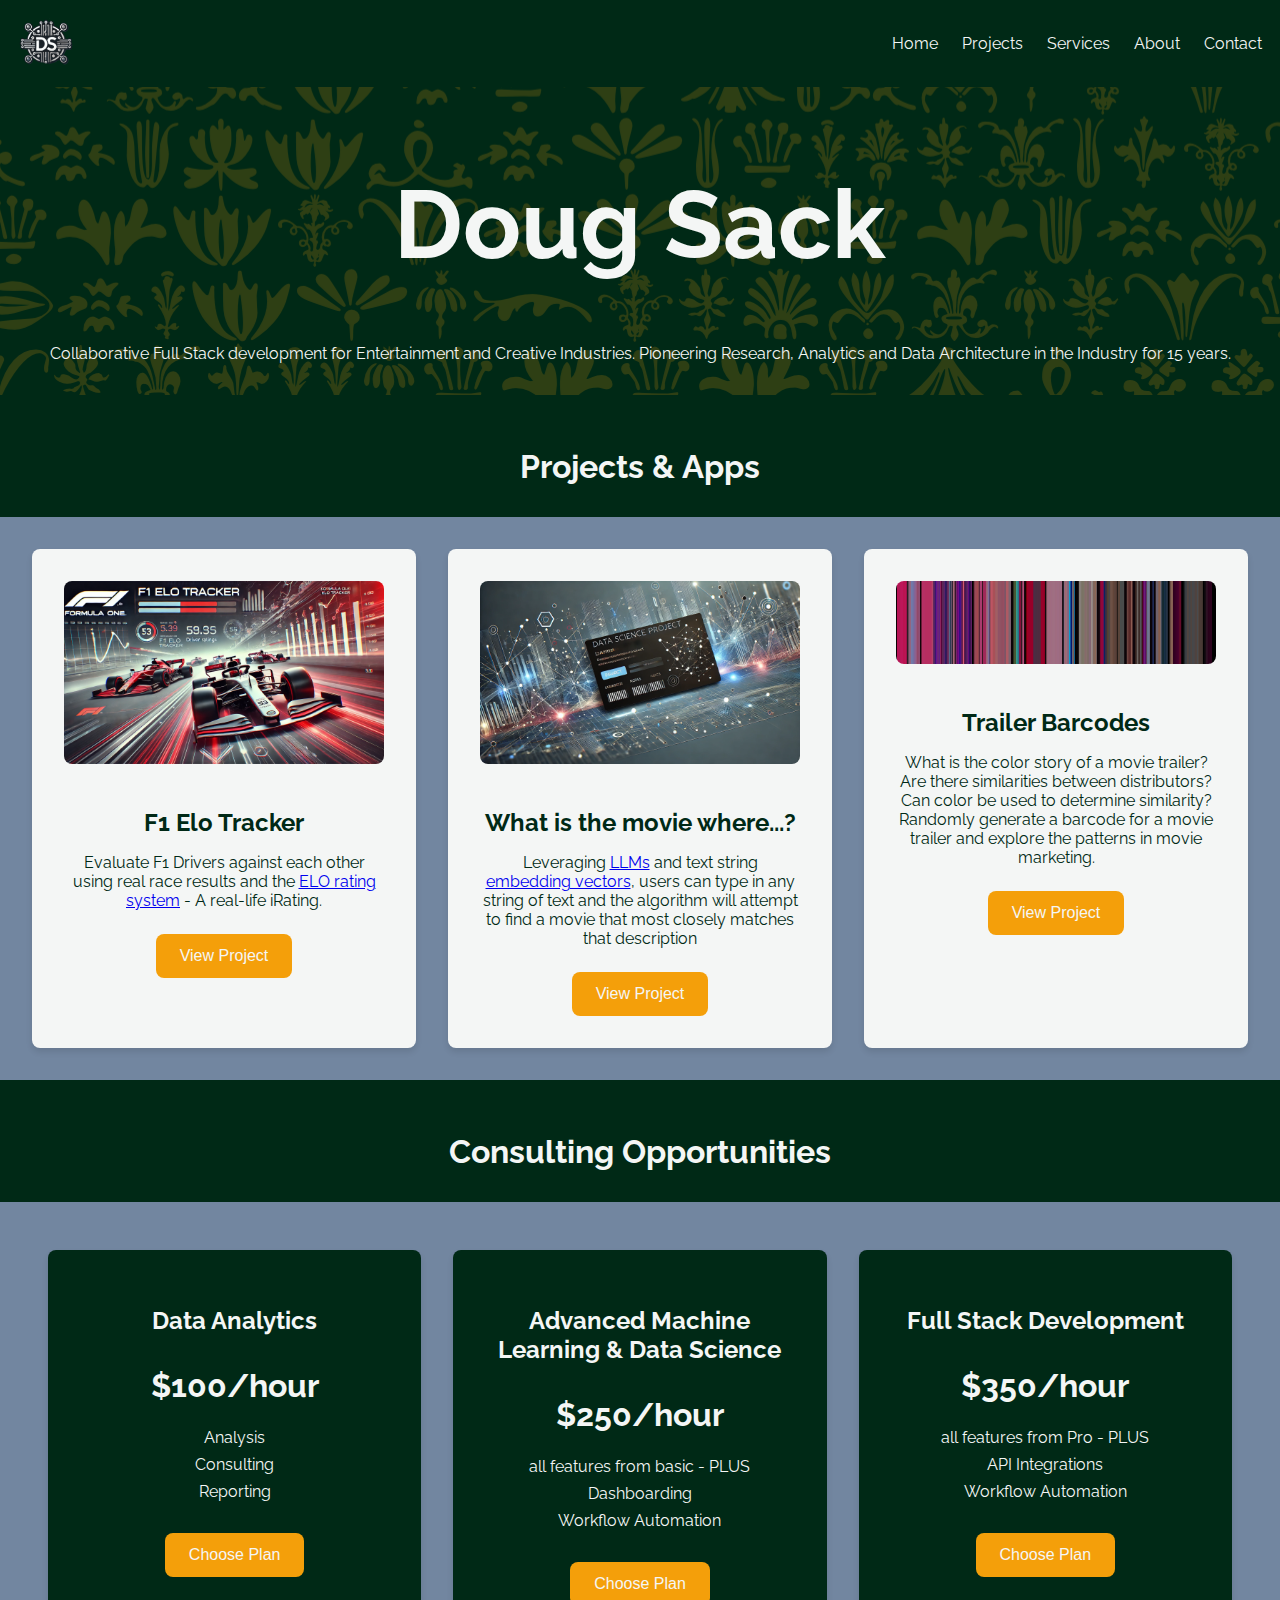
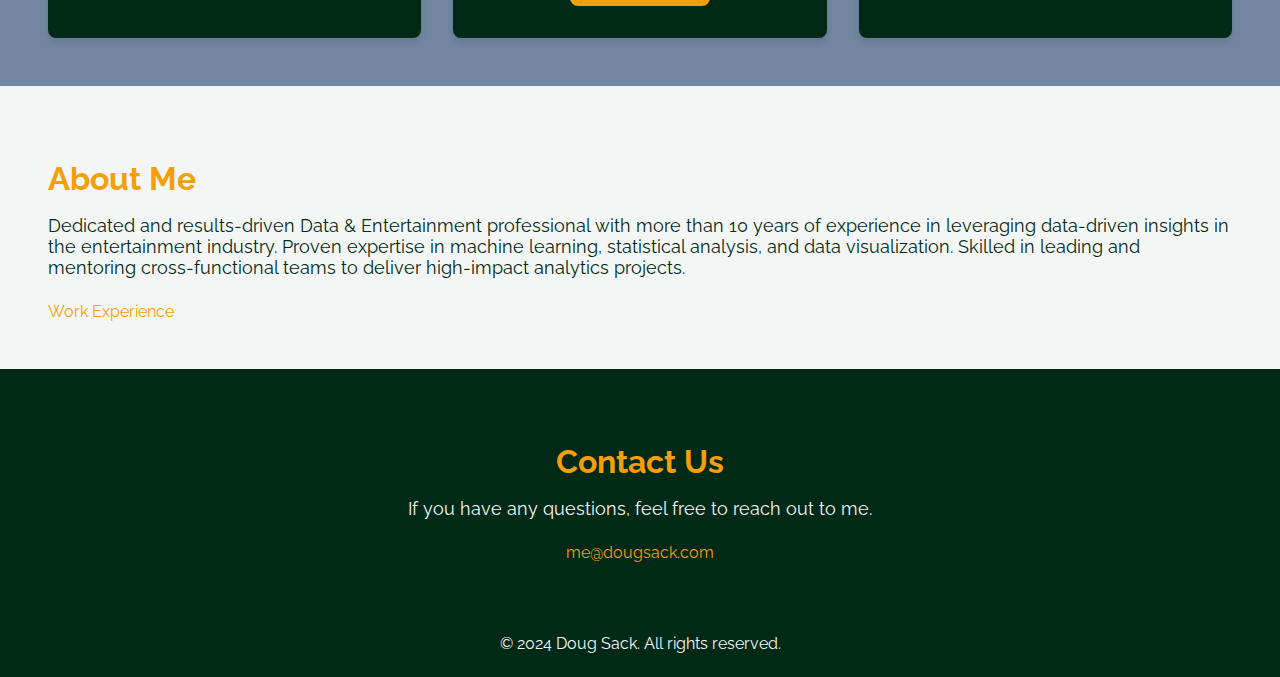
<file: index.html>
<!DOCTYPE html>
<html lang="en">
<head>
    <!-- Google tag (gtag.js) -->
    <script async src="https://www.googletagmanager.com/gtag/js?id=G-K8SL6FWNMR"></script>
    <script>
      window.dataLayer = window.dataLayer || [];
      function gtag(){dataLayer.push(arguments);}
      gtag('js', new Date());

      gtag('config', 'G-K8SL6FWNMR');
    </script>
    <meta charset="UTF-8">
    <meta name="viewport" content="width=device-width, initial-scale=1.0">
    <title>dougsack.com</title>
    <link rel="stylesheet" href="styles.css">
    <link rel="preconnect" href="https://fonts.googleapis.com">
    <link rel="preconnect" href="https://fonts.gstatic.com" crossorigin>
    <link href="https://fonts.googleapis.com/css2?family=Archivo:ital,wght@0,100..900;1,100..900&family=Comfortaa:wght@300..700&family=Raleway:ital,wght@0,100..900;1,100..900&family=Syne:wght@400..800&display=swap" rel="stylesheet">
</head>
<body>
    <header>
        <nav>
            <div class="logo">
                <img src="images/logo.png" alt="DS Logo">
            </div>
            <ul>
                <li><a href="#home">Home</a></li>
                <li><a href="#features">Projects</a></li>
                <li><a href="#pricing">Services</a></li>
                <li><a href="#about">About</a></li>
                <li><a href="#contact">Contact</a></li>
            </ul>
        </nav>
    </header>

    <section id="home" class="name">
        <h1>Doug Sack</h1>
        <p>Collaborative Full Stack development for Entertainment and Creative Industries. Pioneering Research, Analytics and Data Architecture in the Industry for 15 years.</p>
    </section>

    <section class="hero">
        <h1>Projects & Apps</h1>
    </section>

    <div class="feature-grid">
        <div class="feature-item">
            <img src="images/f1_elo_header.webp" alt="Feature 1">
            <h3>F1 Elo Tracker</h3>
            <p>Evaluate F1 Drivers against each other using real race results and the <a href="https://en.wikipedia.org/wiki/Elo_rating_system">ELO rating system</a> - A real-life iRating.</p>
            <a href="https://apps.dougsack.com/"><button>View Project</button></a>
        </div>
        <div class="feature-item">
            <img src="images/data2.webp" alt="Feature 3">
            <h3>What is the movie where...?</h3>
            <p>Leveraging <a href="https://www.ibm.com/topics/large-language-models">LLMs</a> and text string <a href="https://aws.amazon.com/what-is/embeddings-in-machine-learning/">embedding vectors</a>, users can type in any string of text and the algorithm will attempt to find a movie that most closely matches that description</p>
            <a href="https://descriptioncomper.streamlit.app/"><button>View Project</button></a>
        </div>
        <div class="feature-item">
            <img src="images/average_colors_trailer_barcode_Barbie ｜ Main Trailer.mp4.png" alt="Feature 2">
            <h3>Trailer Barcodes</h3>
            <p>What is the color story of a movie trailer? Are there similarities between distributors? Can color be used to determine similarity? Randomly generate a barcode for a movie trailer and explore the patterns in movie marketing.</p>
            <a href="https://apps.dougsack.com/barcodes.html"><button>View Project</button></a>
        </div>
    </div>

    <section class="hero">
        <h1>Consulting Opportunities</h1>
    </section>

    <section id="pricing" class="pricing">
        <div class="pricing-grid">
            <div class="pricing-item">
                <h3>Data Analytics</h3>
                <p>$100/hour</p>
                <ul>
                    <li>Analysis</li>
                    <li>Consulting</li>
                    <li>Reporting</li>
                </ul>
                <button>Choose Plan</button>
            </div>
            <div class="pricing-item">
                <h3>Advanced Machine Learning & Data Science</h3>
                <p>$250/hour</p>
                <ul>
                    <li>all features from basic - PLUS</li>
                    <li>Dashboarding</li>
                    <li>Workflow Automation</li>
                </ul>
                <button>Choose Plan</button>
            </div>
            <div class="pricing-item">
                <h3>Full Stack Development</h3>
                <p>$350/hour</p>
                <ul>
                    <li>all features from Pro - PLUS</li>
                    <li>API Integrations</li>
                    <li>Workflow Automation</li>
                </ul>
                <button>Choose Plan</button>
            </div>
        </div>
    </section>

    <section id="about" class="about">
        <h2>About Me</h2>
        <p>Dedicated and results-driven Data & Entertainment professional with more than 10 years of experience in leveraging data-driven insights in the entertainment industry. Proven expertise in machine learning, statistical analysis, and data visualization. Skilled in leading and mentoring cross-functional teams to deliver high-impact analytics projects.</p>
        <a href="cv.html">Work Experience</a>
    </section>

    <section id="contact" class="contact">
        <h2>Contact Us</h2>
        <p>If you have any questions, feel free to reach out to me.</p>
        <a href="mailto:me@dougsack.com?subject=Hello from your Website">me@dougsack.com</a>
    </section>

    <footer>
        <p>&copy; 2024 Doug Sack. All rights reserved.</p>
    </footer>

    <script src="script.js"></script>
</body>
</html>
</file>
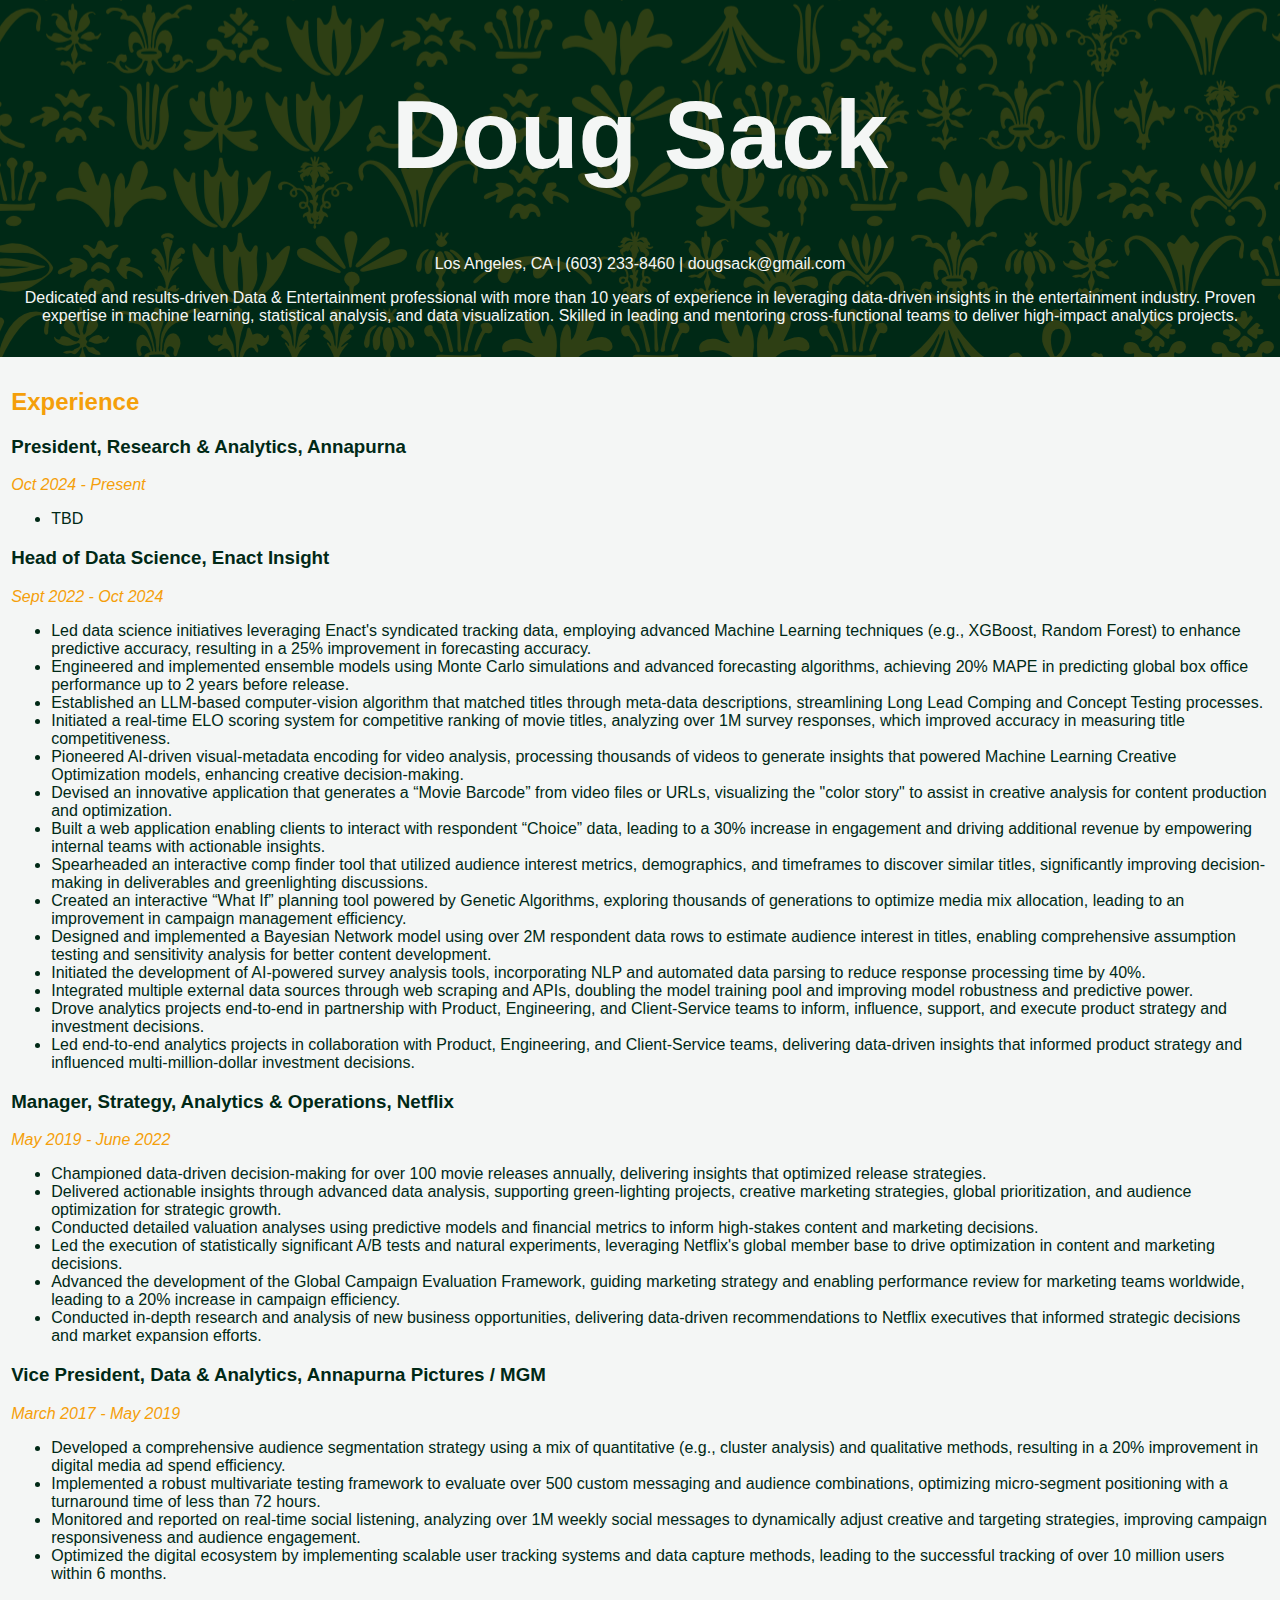
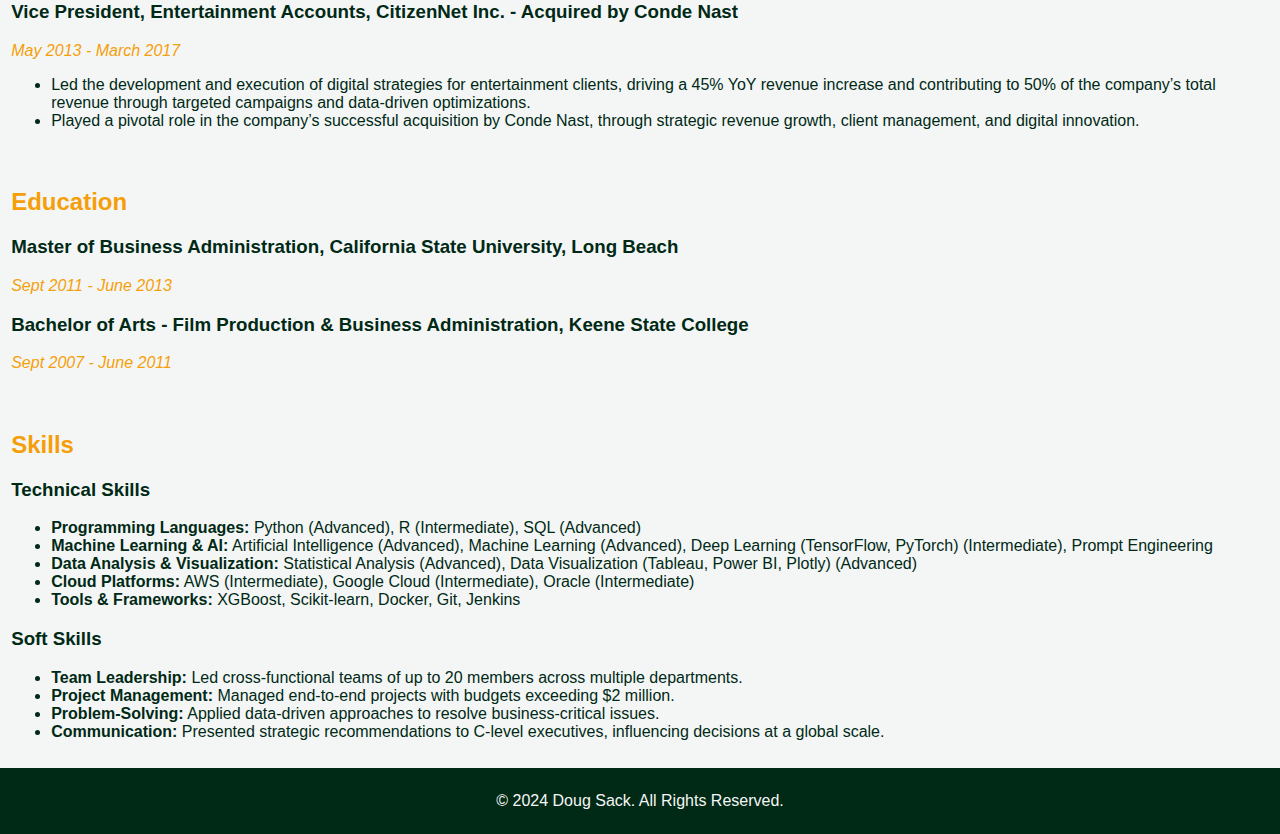
<file: cv.html>
<!DOCTYPE html>
<html lang="en">

<head>
    <meta charset="UTF-8">
    <title>Doug Sack - CV</title>
    <!-- Google tag (gtag.js) -->
    <script async src="https://www.googletagmanager.com/gtag/js?id=G-K8SL6FWNMR"></script>
    <script>
        window.dataLayer = window.dataLayer || [];
        function gtag() {
            dataLayer.push(arguments);
        }
        gtag('js', new Date());

        gtag('config', 'G-K8SL6FWNMR');
    </script>
    <meta name="viewport" content="width=device-width, initial-scale=1.0">
    <title>dougsack.com</title>

    <link rel="stylesheet" href="styles.css">
    <link rel="preconnect" href="https://fonts.googleapis.com">
    <link rel="preconnect" href="https://fonts.gstatic.com" crossorigin>
    <link href="https://fonts.googleapis.com/css2?family=Comfortaa:wght@300..700&family=Syne:wght@400..800&display=swap" rel="stylesheet">
</head>

<body class="cv">
    <div class="name">
        <h1>Doug Sack</h1>
            <p>Los Angeles, CA | (603) 233-8460 | dougsack@gmail.com</p>
            <p> Dedicated and results-driven Data & Entertainment professional with more than 10 years of experience in leveraging data-driven insights in the entertainment industry. Proven expertise in machine learning, statistical analysis, and data visualization. Skilled in leading and mentoring cross-functional teams to deliver high-impact analytics projects.</p>
    </div>

    <section class="cv">
        <div>
        <h2>Experience</h2>
        <div>
            <h3>President, Research & Analytics, Annapurna</h3>
            <p class="date">Oct 2024 - Present</p>
            <ul>
                <li>TBD</li>
            </ul>
        </div>
        <div>
            <h3>Head of Data Science, Enact Insight</h3>
            <p class="date">Sept 2022 - Oct 2024</p>
            <ul>
                <li>Led data science initiatives leveraging Enact's syndicated tracking data, employing advanced Machine Learning techniques (e.g., XGBoost, Random Forest) to enhance predictive accuracy, resulting in a 25% improvement in forecasting accuracy.</li>
                <li>Engineered and implemented ensemble models using Monte Carlo simulations and advanced forecasting algorithms, achieving 20% MAPE in predicting global box office performance up to 2 years before release.</li>
                <li>Established an LLM-based computer-vision algorithm that matched titles through meta-data descriptions, streamlining Long Lead Comping and Concept Testing processes.</li>
                <li>Initiated a real-time ELO scoring system for competitive ranking of movie titles, analyzing over 1M survey responses, which improved accuracy in measuring title competitiveness.</li>
                <li>Pioneered AI-driven visual-metadata encoding for video analysis, processing thousands of videos to generate insights that powered Machine Learning Creative Optimization models, enhancing creative decision-making.</li>
                <li>Devised an innovative application that generates a “Movie Barcode” from video files or URLs, visualizing the "color story" to assist in creative analysis for content production and optimization.</li>
                <li>Built a web application enabling clients to interact with respondent “Choice” data, leading to a 30% increase in engagement and driving additional revenue by empowering internal teams with actionable insights.</li>
                <li>Spearheaded an interactive comp finder tool that utilized audience interest metrics, demographics, and timeframes to discover similar titles, significantly improving decision-making in deliverables and greenlighting discussions.</li>
                <li>Created an interactive “What If” planning tool powered by Genetic Algorithms, exploring thousands of generations to optimize media mix allocation, leading to an improvement in campaign management efficiency.</li>
                <li>Designed and implemented a Bayesian Network model using over 2M respondent data rows to estimate audience interest in titles, enabling comprehensive assumption testing and sensitivity analysis for better content development.</li>
                <li>Initiated the development of AI-powered survey analysis tools, incorporating NLP and automated data parsing to reduce response processing time by 40%.</li>
                <li>Integrated multiple external data sources through web scraping and APIs, doubling the model training pool and improving model robustness and predictive power.</li>
                <li>Drove analytics projects end-to-end in partnership with Product, Engineering, and Client-Service teams to inform, influence, support, and execute product strategy and investment decisions.</li>
                <li>Led end-to-end analytics projects in collaboration with Product, Engineering, and Client-Service teams, delivering data-driven insights that informed product strategy and influenced multi-million-dollar investment decisions.</li>
            </ul>
        </div>

        <div>
            <h3>Manager, Strategy, Analytics & Operations, Netflix</h3>
            <p class="date">May 2019 - June 2022</p>
            <ul>
                <li>Championed data-driven decision-making for over 100 movie releases annually, delivering insights that optimized release strategies.</li>
                <li>Delivered actionable insights through advanced data analysis, supporting green-lighting projects, creative marketing strategies, global prioritization, and audience optimization for strategic growth.</li>
                <li>Conducted detailed valuation analyses using predictive models and financial metrics to inform high-stakes content and marketing decisions.</li>
                <li>Led the execution of statistically significant A/B tests and natural experiments, leveraging Netflix's global member base to drive optimization in content and marketing decisions.</li>
                <li>Advanced the development of the Global Campaign Evaluation Framework, guiding marketing strategy and enabling performance review for marketing teams worldwide, leading to a 20% increase in campaign efficiency.</li>
                <li>Conducted in-depth research and analysis of new business opportunities, delivering data-driven recommendations to Netflix executives that informed strategic decisions and market expansion efforts.</li>
            </ul>
        </div>

        <div>
            <h3>Vice President, Data & Analytics, Annapurna Pictures / MGM</h3>
            <p class="date">March 2017 - May 2019</p>
            <ul>
                <li>Developed a comprehensive audience segmentation strategy using a mix of quantitative (e.g., cluster analysis) and qualitative methods, resulting in a 20% improvement in digital media ad spend efficiency.</li>
                <li>Implemented a robust multivariate testing framework to evaluate over 500 custom messaging and audience combinations, optimizing micro-segment positioning with a turnaround time of less than 72 hours.</li>
                <li>Monitored and reported on real-time social listening, analyzing over 1M weekly social messages to dynamically adjust creative and targeting strategies, improving campaign responsiveness and audience engagement.</li>
                <li>Optimized the digital ecosystem by implementing scalable user tracking systems and data capture methods, leading to the successful tracking of over 10 million users within 6 months.</li>
            </ul>
        </div>

        <div>
            <h3>Vice President, Entertainment Accounts, CitizenNet Inc. - Acquired by Conde Nast</h3>
            <p class="date">May 2013 - March 2017</p>
            <ul>
                <li>Led the development and execution of digital strategies for entertainment clients, driving a 45% YoY revenue increase and contributing to 50% of the company’s total revenue through targeted campaigns and data-driven optimizations.</li>
                <li>Played a pivotal role in the company’s successful acquisition by Conde Nast, through strategic revenue growth, client management, and digital innovation.</li>
            </ul>
        </div>
    </section>

    <section class="cv">
        <div>
        <h2>Education</h2>
            <h3>Master of Business Administration, California State University, Long Beach</h3>
            <p class="date">Sept 2011 - June 2013</p>
            <h3>Bachelor of Arts - Film Production & Business Administration, Keene State College</h3>
            <p class="date">Sept 2007 - June 2011</p>
        </div>
    </section>
    <section class="cv">
        <div>
        <h2>Skills</h2>
        <h3>Technical Skills</h3>
        <ul>
            <li><b>Programming Languages:</b> Python (Advanced), R (Intermediate), SQL (Advanced)</li>
            <li><b>Machine Learning & AI:</b> Artificial Intelligence (Advanced), Machine Learning (Advanced), Deep Learning (TensorFlow, PyTorch) (Intermediate), Prompt Engineering</li>
            <li><b>Data Analysis & Visualization:</b> Statistical Analysis (Advanced), Data Visualization (Tableau, Power BI, Plotly) (Advanced)</li>
            <li><b>Cloud Platforms:</b> AWS (Intermediate), Google Cloud (Intermediate), Oracle (Intermediate)</li>
            <li><b>Tools & Frameworks:</b> XGBoost, Scikit-learn, Docker, Git, Jenkins</li>
        </ul>
        <h3>Soft Skills</h3>
        <ul>
            <li><b>Team Leadership:</b> Led cross-functional teams of up to 20 members across multiple departments.</li>
            <li><b>Project Management:</b> Managed end-to-end projects with budgets exceeding $2 million.</li>
            <li><b>Problem-Solving:</b> Applied data-driven approaches to resolve business-critical issues.</li>
            <li><b>Communication:</b> Presented strategic recommendations to C-level executives, influencing decisions at a global scale.</li>
        </ul>
    </section>

    <footer>
        <p>&copy; 2024 Doug Sack. All Rights Reserved.</p>
    </footer>

 <style>
        /* Mobile: stack elements vertically */
        @media (max-width: 768px) {
            header {
                flex-direction: column;
                align-items: flex-start;
            }

            header div {
                flex-direction: column;
                gap: 10px;
            }
        }
    </style>
</body>

</html>
</file>
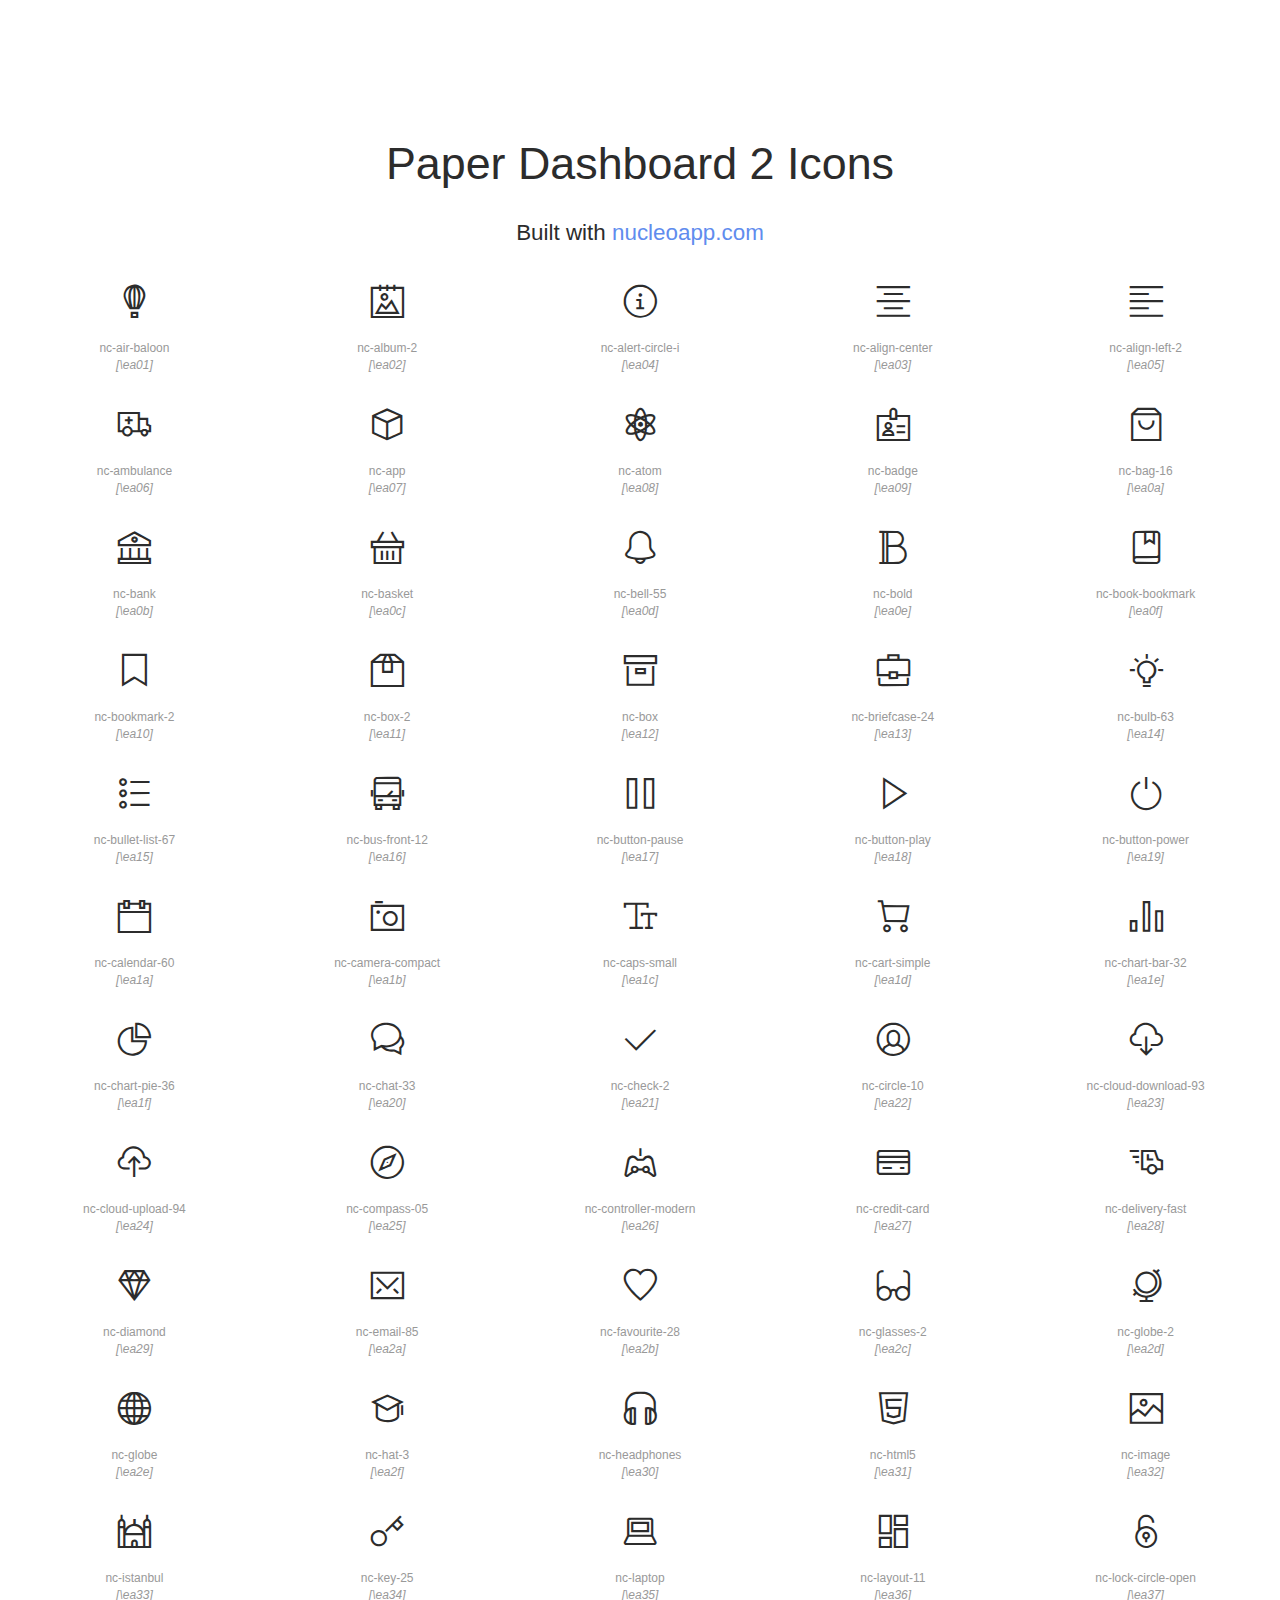
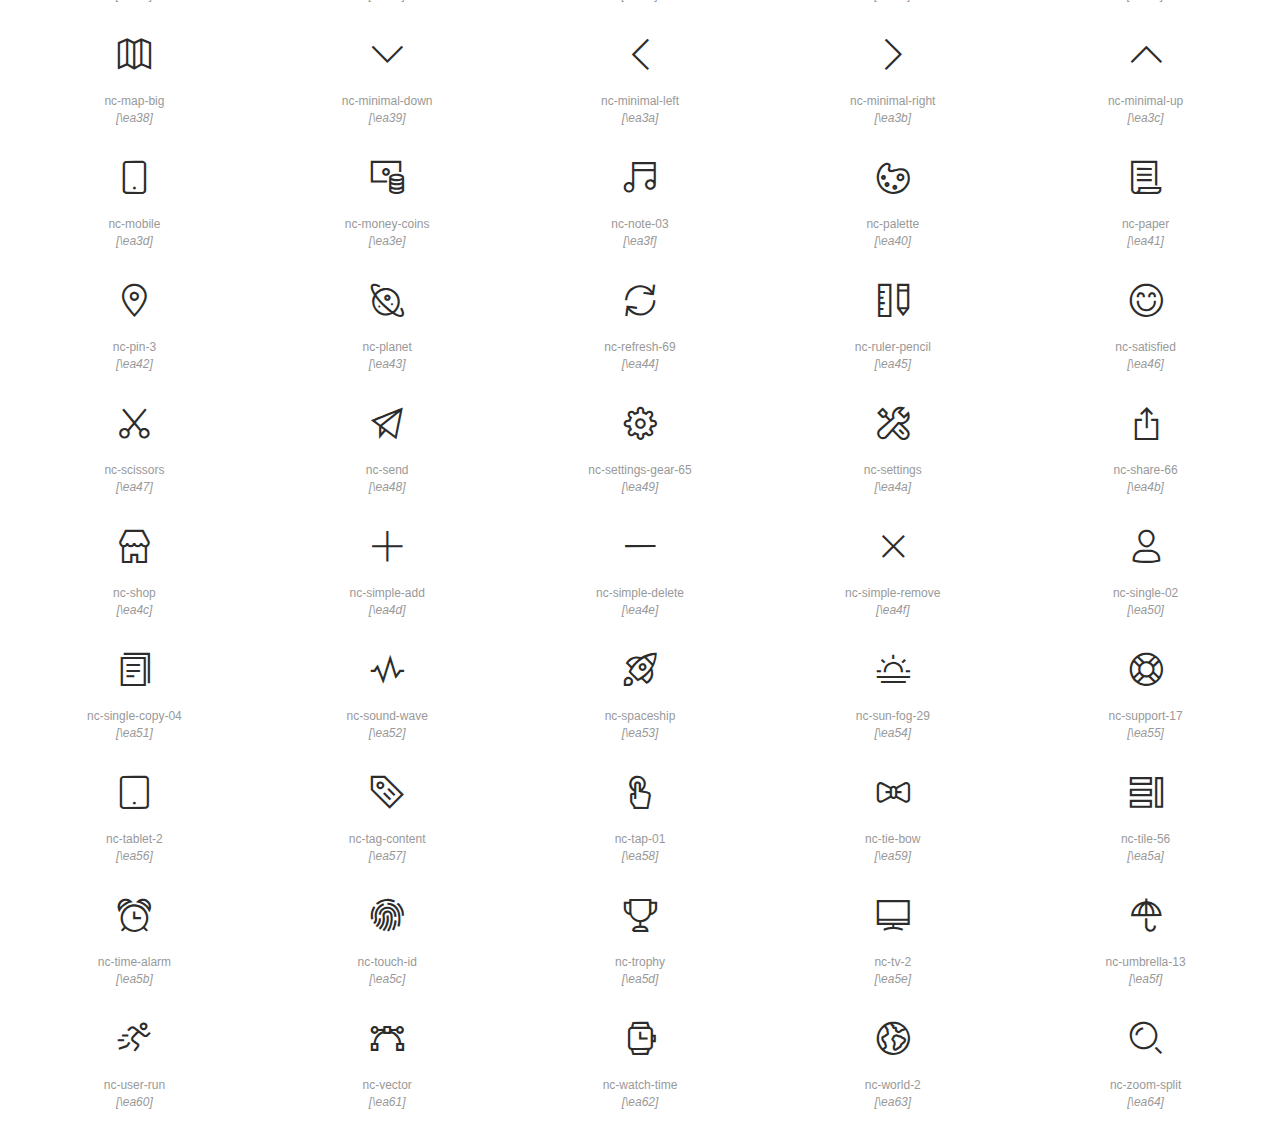
<file: paper-dashboard-master/nucleo-icons.html>
<!doctype html>
<html lang="en">

<head>
  <meta charset="UTF-8">
  <meta name="viewport" content="width=device-width, initial-scale=1">
  <link rel="stylesheet" href="assets/css/paper-dashboard.css">
  <link rel="stylesheet" href="assets/demo/demo.css">
  <link rel="shortcut icon" href="assets/img/favicon.png">
  <title>Nucleo Outline Web Font</title>
  <script src="https://code.jquery.com/jquery-3.2.1.min.js" integrity="sha256-hwg4gsxgFZhOsEEamdOYGBf13FyQuiTwlAQgxVSNgt4=" crossorigin="anonymous"></script>
</head>

<body class="demo-icons">
  <header>
    <h1>Paper Dashboard 2 Icons</h1>
    <p>Built with <a href="https://nucleoapp.com/?ref=1712">nucleoapp.com</a></p>
  </header>
  <div id="icons-wrapper">
    <section>
      <ul>
        <li>
          <i class="nc-icon nc-air-baloon"></i>
          <p>nc-air-baloon</p>
        </li>
        <li>
          <i class="nc-icon nc-album-2"></i>
          <p>nc-album-2</p>
        </li>
        <li>
          <i class="nc-icon nc-alert-circle-i"></i>
          <p>nc-alert-circle-i</p>
        </li>
        <li>
          <i class="nc-icon nc-align-center"></i>
          <p>nc-align-center</p>
        </li>
        <li>
          <i class="nc-icon nc-align-left-2"></i>
          <p>nc-align-left-2</p>
        </li>
        <li>
          <i class="nc-icon nc-ambulance"></i>
          <p>nc-ambulance</p>
        </li>
        <li>
          <i class="nc-icon nc-app"></i>
          <p>nc-app</p>
        </li>
        <li>
          <i class="nc-icon nc-atom"></i>
          <p>nc-atom</p>
        </li>
        <li>
          <i class="nc-icon nc-badge"></i>
          <p>nc-badge</p>
        </li>
        <li>
          <i class="nc-icon nc-bag-16"></i>
          <p>nc-bag-16</p>
        </li>
        <li>
          <i class="nc-icon nc-bank"></i>
          <p>nc-bank</p>
        </li>
        <li>
          <i class="nc-icon nc-basket"></i>
          <p>nc-basket</p>
        </li>
        <li>
          <i class="nc-icon nc-bell-55"></i>
          <p>nc-bell-55</p>
        </li>
        <li>
          <i class="nc-icon nc-bold"></i>
          <p>nc-bold</p>
        </li>
        <li>
          <i class="nc-icon nc-book-bookmark"></i>
          <p>nc-book-bookmark</p>
        </li>
        <li>
          <i class="nc-icon nc-bookmark-2"></i>
          <p>nc-bookmark-2</p>
        </li>
        <li>
          <i class="nc-icon nc-box-2"></i>
          <p>nc-box-2</p>
        </li>
        <li>
          <i class="nc-icon nc-box"></i>
          <p>nc-box</p>
        </li>
        <li>
          <i class="nc-icon nc-briefcase-24"></i>
          <p>nc-briefcase-24</p>
        </li>
        <li>
          <i class="nc-icon nc-bulb-63"></i>
          <p>nc-bulb-63</p>
        </li>
        <li>
          <i class="nc-icon nc-bullet-list-67"></i>
          <p>nc-bullet-list-67</p>
        </li>
        <li>
          <i class="nc-icon nc-bus-front-12"></i>
          <p>nc-bus-front-12</p>
        </li>
        <li>
          <i class="nc-icon nc-button-pause"></i>
          <p>nc-button-pause</p>
        </li>
        <li>
          <i class="nc-icon nc-button-play"></i>
          <p>nc-button-play</p>
        </li>
        <li>
          <i class="nc-icon nc-button-power"></i>
          <p>nc-button-power</p>
        </li>
        <li>
          <i class="nc-icon nc-calendar-60"></i>
          <p>nc-calendar-60</p>
        </li>
        <li>
          <i class="nc-icon nc-camera-compact"></i>
          <p>nc-camera-compact</p>
        </li>
        <li>
          <i class="nc-icon nc-caps-small"></i>
          <p>nc-caps-small</p>
        </li>
        <li>
          <i class="nc-icon nc-cart-simple"></i>
          <p>nc-cart-simple</p>
        </li>
        <li>
          <i class="nc-icon nc-chart-bar-32"></i>
          <p>nc-chart-bar-32</p>
        </li>
        <li>
          <i class="nc-icon nc-chart-pie-36"></i>
          <p>nc-chart-pie-36</p>
        </li>
        <li>
          <i class="nc-icon nc-chat-33"></i>
          <p>nc-chat-33</p>
        </li>
        <li>
          <i class="nc-icon nc-check-2"></i>
          <p>nc-check-2</p>
        </li>
        <li>
          <i class="nc-icon nc-circle-10"></i>
          <p>nc-circle-10</p>
        </li>
        <li>
          <i class="nc-icon nc-cloud-download-93"></i>
          <p>nc-cloud-download-93</p>
        </li>
        <li>
          <i class="nc-icon nc-cloud-upload-94"></i>
          <p>nc-cloud-upload-94</p>
        </li>
        <li>
          <i class="nc-icon nc-compass-05"></i>
          <p>nc-compass-05</p>
        </li>
        <li>
          <i class="nc-icon nc-controller-modern"></i>
          <p>nc-controller-modern</p>
        </li>
        <li>
          <i class="nc-icon nc-credit-card"></i>
          <p>nc-credit-card</p>
        </li>
        <li>
          <i class="nc-icon nc-delivery-fast"></i>
          <p>nc-delivery-fast</p>
        </li>
        <li>
          <i class="nc-icon nc-diamond"></i>
          <p>nc-diamond</p>
        </li>
        <li>
          <i class="nc-icon nc-email-85"></i>
          <p>nc-email-85</p>
        </li>
        <li>
          <i class="nc-icon nc-favourite-28"></i>
          <p>nc-favourite-28</p>
        </li>
        <li>
          <i class="nc-icon nc-glasses-2"></i>
          <p>nc-glasses-2</p>
        </li>
        <li>
          <i class="nc-icon nc-globe-2"></i>
          <p>nc-globe-2</p>
        </li>
        <li>
          <i class="nc-icon nc-globe"></i>
          <p>nc-globe</p>
        </li>
        <li>
          <i class="nc-icon nc-hat-3"></i>
          <p>nc-hat-3</p>
        </li>
        <li>
          <i class="nc-icon nc-headphones"></i>
          <p>nc-headphones</p>
        </li>
        <li>
          <i class="nc-icon nc-html5"></i>
          <p>nc-html5</p>
        </li>
        <li>
          <i class="nc-icon nc-image"></i>
          <p>nc-image</p>
        </li>
        <li>
          <i class="nc-icon nc-istanbul"></i>
          <p>nc-istanbul</p>
        </li>
        <li>
          <i class="nc-icon nc-key-25"></i>
          <p>nc-key-25</p>
        </li>
        <li>
          <i class="nc-icon nc-laptop"></i>
          <p>nc-laptop</p>
        </li>
        <li>
          <i class="nc-icon nc-layout-11"></i>
          <p>nc-layout-11</p>
        </li>
        <li>
          <i class="nc-icon nc-lock-circle-open"></i>
          <p>nc-lock-circle-open</p>
        </li>
        <li>
          <i class="nc-icon nc-map-big"></i>
          <p>nc-map-big</p>
        </li>
        <li>
          <i class="nc-icon nc-minimal-down"></i>
          <p>nc-minimal-down</p>
        </li>
        <li>
          <i class="nc-icon nc-minimal-left"></i>
          <p>nc-minimal-left</p>
        </li>
        <li>
          <i class="nc-icon nc-minimal-right"></i>
          <p>nc-minimal-right</p>
        </li>
        <li>
          <i class="nc-icon nc-minimal-up"></i>
          <p>nc-minimal-up</p>
        </li>
        <li>
          <i class="nc-icon nc-mobile"></i>
          <p>nc-mobile</p>
        </li>
        <li>
          <i class="nc-icon nc-money-coins"></i>
          <p>nc-money-coins</p>
        </li>
        <li>
          <i class="nc-icon nc-note-03"></i>
          <p>nc-note-03</p>
        </li>
        <li>
          <i class="nc-icon nc-palette"></i>
          <p>nc-palette</p>
        </li>
        <li>
          <i class="nc-icon nc-paper"></i>
          <p>nc-paper</p>
        </li>
        <li>
          <i class="nc-icon nc-pin-3"></i>
          <p>nc-pin-3</p>
        </li>
        <li>
          <i class="nc-icon nc-planet"></i>
          <p>nc-planet</p>
        </li>
        <li>
          <i class="nc-icon nc-refresh-69"></i>
          <p>nc-refresh-69</p>
        </li>
        <li>
          <i class="nc-icon nc-ruler-pencil"></i>
          <p>nc-ruler-pencil</p>
        </li>
        <li>
          <i class="nc-icon nc-satisfied"></i>
          <p>nc-satisfied</p>
        </li>
        <li>
          <i class="nc-icon nc-scissors"></i>
          <p>nc-scissors</p>
        </li>
        <li>
          <i class="nc-icon nc-send"></i>
          <p>nc-send</p>
        </li>
        <li>
          <i class="nc-icon nc-settings-gear-65"></i>
          <p>nc-settings-gear-65</p>
        </li>
        <li>
          <i class="nc-icon nc-settings"></i>
          <p>nc-settings</p>
        </li>
        <li>
          <i class="nc-icon nc-share-66"></i>
          <p>nc-share-66</p>
        </li>
        <li>
          <i class="nc-icon nc-shop"></i>
          <p>nc-shop</p>
        </li>
        <li>
          <i class="nc-icon nc-simple-add"></i>
          <p>nc-simple-add</p>
        </li>
        <li>
          <i class="nc-icon nc-simple-delete"></i>
          <p>nc-simple-delete</p>
        </li>
        <li>
          <i class="nc-icon nc-simple-remove"></i>
          <p>nc-simple-remove</p>
        </li>
        <li>
          <i class="nc-icon nc-single-02"></i>
          <p>nc-single-02</p>
        </li>
        <li>
          <i class="nc-icon nc-single-copy-04"></i>
          <p>nc-single-copy-04</p>
        </li>
        <li>
          <i class="nc-icon nc-sound-wave"></i>
          <p>nc-sound-wave</p>
        </li>
        <li>
          <i class="nc-icon nc-spaceship"></i>
          <p>nc-spaceship</p>
        </li>
        <li>
          <i class="nc-icon nc-sun-fog-29"></i>
          <p>nc-sun-fog-29</p>
        </li>
        <li>
          <i class="nc-icon nc-support-17"></i>
          <p>nc-support-17</p>
        </li>
        <li>
          <i class="nc-icon nc-tablet-2"></i>
          <p>nc-tablet-2</p>
        </li>
        <li>
          <i class="nc-icon nc-tag-content"></i>
          <p>nc-tag-content</p>
        </li>
        <li>
          <i class="nc-icon nc-tap-01"></i>
          <p>nc-tap-01</p>
        </li>
        <li>
          <i class="nc-icon nc-tie-bow"></i>
          <p>nc-tie-bow</p>
        </li>
        <li>
          <i class="nc-icon nc-tile-56"></i>
          <p>nc-tile-56</p>
        </li>
        <li>
          <i class="nc-icon nc-time-alarm"></i>
          <p>nc-time-alarm</p>
        </li>
        <li>
          <i class="nc-icon nc-touch-id"></i>
          <p>nc-touch-id</p>
        </li>
        <li>
          <i class="nc-icon nc-trophy"></i>
          <p>nc-trophy</p>
        </li>
        <li>
          <i class="nc-icon nc-tv-2"></i>
          <p>nc-tv-2</p>
        </li>
        <li>
          <i class="nc-icon nc-umbrella-13"></i>
          <p>nc-umbrella-13</p>
        </li>
        <li>
          <i class="nc-icon nc-user-run"></i>
          <p>nc-user-run</p>
        </li>
        <li>
          <i class="nc-icon nc-vector"></i>
          <p>nc-vector</p>
        </li>
        <li>
          <i class="nc-icon nc-watch-time"></i>
          <p>nc-watch-time</p>
        </li>
        <li>
          <i class="nc-icon nc-world-2"></i>
          <p>nc-world-2</p>
        </li>
        <li>
          <i class="nc-icon nc-zoom-split"></i>
          <p>nc-zoom-split</p>
        </li>
        <!-- list of icons here with the proper class-->
      </ul>
    </section>
  </div>
  <script>
    function SelectText(element) {
      var doc = document,
        text = element,
        range, selection;
      if (doc.body.createTextRange) {
        range = document.body.createTextRange();
        range.moveToElementText(text);
        range.select();
      } else if (window.getSelection) {
        selection = window.getSelection();
        range = document.createRange();
        range.selectNodeContents(text);
        selection.removeAllRanges();
        selection.addRange(range);
      }
    }
    window.onload = function() {
      var iconsWrapper = document.getElementById('icons-wrapper'),
        listItems = iconsWrapper.getElementsByTagName('li');
      for (var i = 0; i < listItems.length; i++) {
        listItems[i].onclick = function fun(event) {
          var selectedTagName = event.target.tagName.toLowerCase();
          if (selectedTagName == 'p' || selectedTagName == 'em') {
            SelectText(event.target);
          } else if (selectedTagName == 'input') {
            event.target.setSelectionRange(0, event.target.value.length);
          }
        }

        var beforeContentChar = window.getComputedStyle(listItems[i].getElementsByTagName('i')[0], '::before').getPropertyValue('content').replace(/'/g, "").replace(/"/g, ""),
          beforeContent = beforeContentChar.charCodeAt(0).toString(16);
        var beforeContentElement = document.createElement("em");
        beforeContentElement.textContent = "\\" + beforeContent;
        listItems[i].appendChild(beforeContentElement);

        //create input element to copy/paste chart
        var charCharac = document.createElement('input');
        charCharac.setAttribute('type', 'text');
        charCharac.setAttribute('maxlength', '1');
        charCharac.setAttribute('readonly', 'true');
        charCharac.setAttribute('value', beforeContentChar);
        listItems[i].appendChild(charCharac);
      }
    }
  </script>
</body>

</html>
</file>
<file: styles.css>
/* CSS HEX */
:root {
  --white-smoke: #f4f6f5ff;
  --gamboge: #f49f0aff;
  --dark-green: #002916ff;
  --slate-gray: #7286a0ff;
}

/* Global Styles */
body {
  font-family: "Raleway", sans-serif;
  margin: 0;
  padding: 0;
  background-color: var(--white-smoke);
  color: var(--dark-green);
}

/* Header */
header {
  background-color: var(--dark-green);
  color: var(--white-smoke);
  padding: 1.1rem;
}

header nav {
  display: flex;
  justify-content: space-between;
  align-items: center;
}

header nav .logo img {
  max-height: 3rem;
}

header nav ul {
  display: flex;
  list-style-type: none;
  margin: 0;
  padding: 0;
}

header nav ul li {
  margin-left: 1.5rem;
}

header nav ul li a {
  color: var(--white-smoke);
  text-decoration: none;
  transition: color 0.3s ease;
}

header nav ul li a:hover {
  color: var(--gamboge);
}

/* Hero Section */
.hero {
  background-color: var(--dark-green);
  background-size: cover;
  background-position: center;
  color: var(--white-smoke);
  padding: 2rem;
  text-align: center;
}

/* Name Section */
.name {
  background-color: var(--dark-green);
  background-image: url('images/vector_bg.svg');
  background-size: center;
  background-position: bottom;
  color: var(--white-smoke);
  padding: 1rem;
  text-align: center;
  font-size: 3rem;

}
.name p {
font-size: 1rem;
}

.hero h1 {
  font-size: 2rem;
  margin-bottom: 0rem;
}

.hero p {
  font-size: 1.2rem;
  margin-bottom: 0rem;
}

/* Features Section */
.features {
  padding: 3rem;
}

.feature-grid {
  display: grid;
  background-color: var(--slate-gray);
  grid-template-columns: repeat(auto-fit, minmax(300px, 5fr));
  grid-gap: 2rem;
  padding: 2rem;
}

.feature-item {
  background-color: var(--white-smoke);
  border-radius: 0.5rem;
  box-shadow: 0 4px 6px rgba(0, 0, 0, 0.1);
  padding: 2rem;
  text-align: center;
}

.feature-item img {
  max-width: 100%;
  height: auto;
  border-radius: 0.5rem;
  margin-bottom: 1rem;
}

.feature-item h3 {
  font-size: 1.5rem;
  margin-bottom: 1rem;
}

.feature-item p {
  font-size: 1rem;
  margin-bottom: 1.5rem;
}

.feature-item button {
  background-color: var(--gamboge);
  border: none;
  color: var(--white-smoke);
  padding: 0.8rem 1.5rem;
  text-decoration: none;
  font-size: 1rem;
  border-radius: 0.5rem;
  cursor: pointer;
  transition: background-color 0.3s ease;
}

.feature-item button:hover {
  background-color: #e08f00;
}

/* Pricing Section */
.pricing {
  background-color: var(--slate-gray);
  color: var(--white-smoke);
  padding: 3rem;
}

.pricing-grid {
  display: grid;
  grid-template-columns: repeat(auto-fit, minmax(300px, 1fr));
  grid-gap: 2rem;
}

.pricing-item {
  background-color: var(--dark-green);
  border-radius: 0.5rem;
  box-shadow: 0 4px 6px rgba(0, 0, 0, 0.1);
  padding: 2rem;
  text-align: center;
}

.pricing-item h3 {
  font-size: 1.5rem;
  margin-bottom: 1rem;
}

.pricing-item p {
  font-size: 2rem;
  font-weight: bold;
  margin-bottom: 1.5rem;
}

.pricing-item ul {
  list-style-type: none;
  padding: 0;
  margin-bottom: 2rem;
}

.pricing-item ul li {
  margin-bottom: 0.5rem;
}

.pricing-item button {
  background-color: var(--gamboge);
  border: none;
  color: var(--white-smoke);
  padding: 0.8rem 1.5rem;
  text-decoration: none;
  font-size: 1rem;
  border-radius: 0.5rem;
  cursor: pointer;
  transition: background-color 0.3s ease;
}

.pricing-item button:hover {
  background-color: #e08f00;
}

/* About Section */
.about {
  padding: 3rem;
}

.about h2 {
  font-size: 2rem;
  margin-bottom: 1rem;
}

.about p {
  font-size: 1.1rem;
  margin-bottom: 1.5rem;
}

.about a {
  color: var(--gamboge);
  text-decoration: none;
  transition: color 0.3s ease;
}

.about a:hover {
  color: #e08f00;
}

/* Contact Section */
.contact {
  background-color: var(--dark-green);
  color: var(--white-smoke);
  padding: 3rem;
  text-align: center;
}

.contact h2 {
  font-size: 2rem;
  margin-bottom: 1rem;
}

.contact p {
  font-size: 1.1rem;
  margin-bottom: 1.5rem;
}

.contact a {
  color: var(--gamboge);
  text-decoration: none;
  transition: color 0.3s ease;
}

.contact a:hover {
  color: #e08f00;
}

/* Footer */
footer {
  background-color: var(--dark-green);
  color: var(--white-smoke);
  padding: 1.5rem;
  text-align: center;
}

footer p {
  margin: 0;
}

h2 {
color: var(--gamboge);
}

p.date {
  color: var(--gamboge);
  font-style: italic;
}

section.cv {
padding: 0.7rem;
}
</file>
<file: paper-dashboard-master/assets/demo/demo.css>
.tim-row {
  margin-bottom: 20px;
}

.tim-white-buttons {
  background-color: #777777;
}

.typography-line {
  padding-left: 25%;
  margin-bottom: 35px;
  position: relative;
  display: block;
  width: 100%;
}

.typography-line span {
  bottom: 10px;
  color: #c0c1c2;
  display: block;
  font-weight: 400;
  font-size: 13px;
  line-height: 13px;
  left: 0;
  position: absolute;
  width: 260px;
  text-transform: none;
}

.tim-row {
  padding-top: 60px;
}

.tim-row h3 {
  margin-top: 0;
}

.offline-doc .page-header {
  display: flex;
  align-items: center;
}

.offline-doc .footer {
  position: absolute;
  width: 100%;
  background: transparent;
  bottom: 0;
  color: #fff;
  z-index: 1;
}

@media all and (min-width: 992px) {
  .sidebar .nav>li.active-pro {
    position: absolute;
    width: 100%;
    bottom: 10px;
  }
}

.card.card-upgrade .card-category {
  max-width: 530px;
  margin: 0 auto;
}

/* Nucleo Style */

.demo-iconshtml {
  font-size: 62.5%;
}

.demo-icons body {
  font-size: 1.6rem;
  font-family: sans-serif;
  color: #333333;
  background: white;
}

.demo-icons a {
  color: #608CEE;
  text-decoration: none;
}

.demo-icons header {
  text-align: center;
  padding: 100px 0 0;
}

.demo-icons header h1 {
  font-size: 2.8rem;
}

.demo-icons header p {
  font-size: 1.4rem;
  margin-top: 1em;
}

.demo-icons header a:hover {
  text-decoration: underline;
}

.demo-icons .nc-icon {
  font-size: 34px;
}

.demo-icons section h2 {
  border-bottom: 1px solid #e2e2e2;
  padding: 0 0 1em .2em;
  margin-bottom: 1em;
}

.demo-icons ul {
  padding-left: 0;
}

.demo-icons ul::after {
  clear: both;
  content: "";
  display: table;
}

.demo-icons ul li {
  width: 20%;
  float: left;
  padding: 16px 0;
  text-align: center;
  border-radius: .25em;
  -webkit-transition: background 0.2s;
  -moz-transition: background 0.2s;
  transition: background 0.2s;
  -webkit-user-select: none;
  -moz-user-select: none;
  -ms-user-select: none;
  user-select: none;
  overflow: hidden;
}

.demo-icons ul li:hover {
  background: #f4f4f4;
}

.demo-icons ul p,
.demo-icons ul em,
.demo-icons ul input {
  display: inline-block;
  font-size: 1rem;
  color: #999999;
  -webkit-user-select: auto;
  -moz-user-select: auto;
  -ms-user-select: auto;
  user-select: auto;
  white-space: nowrap;
  width: 100%;
  overflow: hidden;
  text-overflow: ellipsis;
  cursor: pointer;
}

.demo-icons ul p {
  padding: 20px 0 0;
  font-size: 12px;
  margin: 0;
}

.demo-icons ul p::selection,
.demo-icons ul em::selection {
  background: #608CEE;
  color: #efefef;
}

.demo-icons ul em {
  font-size: 12px;
}

.demo-icons ul em::before {
  content: '[';
}

.demo-icons ul em::after {
  content: ']';
}

.demo-icons ul input {
  text-align: center;
  background: transparent;
  border: none;
  box-shadow: none;
  outline: none;
  display: none;
}
</file>
